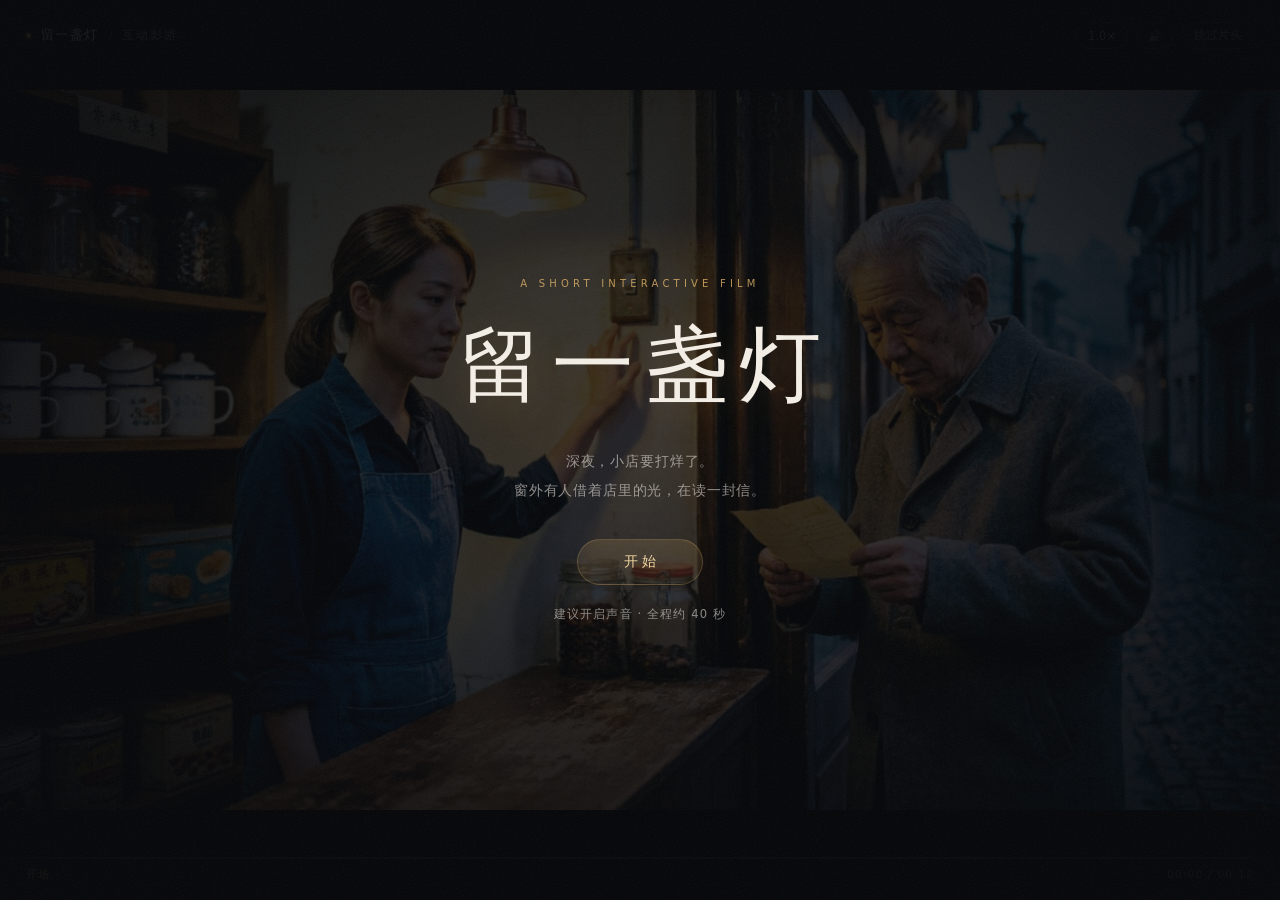
<file: index.html>
<!DOCTYPE html>
<html lang="zh-CN">
<head>
<meta charset="utf-8">
<meta name="viewport" content="width=device-width,initial-scale=1">
<title>留一盏灯 · 互动影游</title>
<link rel="stylesheet" href="style.css">
</head>
<body>
<div id="grain"></div>

<div id="stage">
  <video id="player" playsinline preload="auto" poster="assets/poster.jpg"></video>

  <!-- 顶部信息条 -->
  <header class="chrome" id="chrome">
    <div class="brand">
      <span class="dot"></span>
      <span class="name">留一盏灯</span>
      <span class="sep">/</span>
      <span class="kind">互动影游</span>
    </div>
    <div class="right">
      <button class="ghost" id="btnSpeed">1.0×</button>
      <button class="ghost" id="btnMute">🔊</button>
      <button class="ghost" id="btnSkip">跳过片头</button>
    </div>
  </header>

  <!-- 标题页 -->
  <section class="veil show" id="titleCard">
    <div class="titleInner">
      <div class="eyebrow">A SHORT INTERACTIVE FILM</div>
      <h1>留一盏灯</h1>
      <p class="log">深夜，小店要打烊了。<br>窗外有人借着店里的光，在读一封信。</p>
      <button class="cta" id="btnStart"><span>开始</span></button>
      <div class="hint">建议开启声音 · 全程约 40 秒</div>
      <div class="loading" id="loadState" hidden>正在载入影片…</div>
    </div>
  </section>

  <!-- 选择节点 -->
  <section class="veil" id="choiceCard">
    <div class="choiceInner">
      <div class="qmark">这一刻，你怎么做？</div>
      <div class="options">
        <button class="opt" data-branch="a">
          <span class="k">A</span>
          <span class="t">把灯留着</span>
          <span class="d">不作声，让光继续照着他</span>
        </button>
        <button class="opt" data-branch="b">
          <span class="k">B</span>
          <span class="t">关灯，出去看看</span>
          <span class="d">推开门，走到他身边</span>
        </button>
      </div>
      <div class="hint">点选后进入对应结局 · 随时可返回重选</div>
    </div>
  </section>

  <!-- 结局 -->
  <section class="veil" id="endCard">
    <div class="endInner">
      <div class="eyebrow" id="endTag">ENDING A</div>
      <h2 id="endTitle">灯亮了一整夜</h2>
      <p class="log" id="endLine"></p>
      <div class="endBtns">
        <button class="cta" id="btnAgain"><span>回到分岔口</span></button>
        <button class="ghost big" id="btnReplay">重看这一段</button>
      </div>
    </div>
  </section>

  <!-- 底部进度 -->
  <footer class="bar" id="bar">
    <div class="track"><i id="fill"></i></div>
    <div class="marks">
      <span id="chapter">开场</span>
      <span id="time">00:00 / 00:12</span>
    </div>
  </footer>
</div>

<script>
const V = document.getElementById('player')
const titleCard = document.getElementById('titleCard')
const choiceCard = document.getElementById('choiceCard')
const endCard = document.getElementById('endCard')
const chrome = document.getElementById('chrome')
const bar = document.getElementById('bar')
const fill = document.getElementById('fill')
const timeEl = document.getElementById('time')
const chapterEl = document.getElementById('chapter')
const btnSpeed = document.getElementById('btnSpeed')
const btnMute = document.getElementById('btnMute')
const btnSkip = document.getElementById('btnSkip')
const endTag = document.getElementById('endTag')
const endTitle = document.getElementById('endTitle')
const endLine = document.getElementById('endLine')
const loadState = document.getElementById('loadState')

const SRC = { open: 'assets/open.mp4', a: 'assets/a.mp4', b: 'assets/b.mp4' }
const LABEL = { open: '开场', a: '分支 A · 把灯留着', b: '分支 B · 关灯出去' }
const SPEEDS = [1, 1.25, 1.5, 0.75]
let speedIdx = 0
let state = 'title'          // title | open | choosing | branch | end
let current = null

// 预载分支，避免点选后等待
const preload = ['a', 'b'].map(k => {
  const v = document.createElement('video')
  v.src = SRC[k]; v.preload = 'auto'; v.muted = true
  return v
})

function fmt(s) {
  if (!isFinite(s)) return '00:00'
  const m = Math.floor(s / 60), x = Math.floor(s % 60)
  return `${String(m).padStart(2, '0')}:${String(x).padStart(2, '0')}`
}

function show(el) { el.classList.add('show') }
function hide(el) { el.classList.remove('show') }
function hideAllVeils() { [titleCard, choiceCard, endCard].forEach(hide) }

function play(key) {
  current = key
  V.src = SRC[key]
  V.playbackRate = SPEEDS[speedIdx]
  V.muted = muted
  V.play().catch(() => { V.muted = true; V.play().catch(() => {}) })
  chapterEl.textContent = LABEL[key]
  loadState.hidden = false
  state = key === 'open' ? 'open' : 'branch'
}

function toChoice() {
  if (state === 'choosing') return
  state = 'choosing'
  V.pause()
  show(choiceCard)
  chapterEl.textContent = '选择'
}

document.getElementById('btnStart').addEventListener('click', () => {
  hide(titleCard)
  play('open')
})

V.addEventListener('timeupdate', () => {
  const d = V.duration || 0
  fill.style.width = d ? `${(V.currentTime / d) * 100}%` : '0%'
  timeEl.textContent = `${fmt(V.currentTime)} / ${fmt(d)}`
  if (state === 'open' && d && V.currentTime >= d - 0.35) toChoice()
})

V.addEventListener('playing', () => { loadState.hidden = true })
V.addEventListener('waiting', () => { loadState.hidden = false })
V.addEventListener('ended', () => {
  if (state === 'open') toChoice()
  else if (state === 'branch') showEnd()
})

document.querySelectorAll('.opt').forEach(btn => {
  btn.addEventListener('click', () => {
    const br = btn.dataset.branch
    hideAllVeils()
    play(br)
  })
})

function showEnd() {
  state = 'end'
  const isA = current === 'a'
  endTag.textContent = isA ? 'ENDING A' : 'ENDING B'
  endTitle.textContent = isA ? '灯亮了一整夜' : '灯又亮了'
  endLine.innerHTML = isA
    ? '她没有关灯。<br>那盏灯留到天亮，信读完了，老人朝店里轻轻点了下头。'
    : '她关了灯，走出去。<br>后来灯又亮了——这一次，是让两个人坐着把信读完。'
  show(endCard)
  V.pause()
}

document.getElementById('btnAgain').addEventListener('click', () => {
  hideAllVeils()
  V.currentTime = 0
  toChoice()
})
document.getElementById('btnReplay').addEventListener('click', () => {
  hideAllVeils()
  play(current)
})

// 控制条
btnSpeed.addEventListener('click', () => {
  speedIdx = (speedIdx + 1) % SPEEDS.length
  V.playbackRate = SPEEDS[speedIdx]
  btnSpeed.textContent = SPEEDS[speedIdx].toFixed(2).replace(/0$/, '') + '×'
})
let muted = false
btnMute.addEventListener('click', () => {
  muted = !muted
  V.muted = muted
  btnMute.textContent = muted ? '🔇' : '🔊'
})
btnSkip.addEventListener('click', () => {
  if (state === 'title') return
  toChoice()
})

// 播放中自动隐藏控件
let idle
function bumpIdle() {
  chrome.classList.remove('hide'); bar.classList.remove('hide')
  clearTimeout(idle)
  idle = setTimeout(() => {
    if (state === 'open' || state === 'branch') {
      chrome.classList.add('hide'); bar.classList.add('hide')
    }
  }, 3200)
}
document.addEventListener('mousemove', bumpIdle)
document.addEventListener('touchstart', bumpIdle)
document.addEventListener('keydown', e => {
  if (e.code === 'Space') {
    e.preventDefault()
    if (state === 'open' || state === 'branch') {
      V.paused ? V.play() : V.pause()
    }
  }
  if (state === 'choosing' && (e.key === '1' || e.key === 'a')) document.querySelector('.opt[data-branch="a"]').click()
  if (state === 'choosing' && (e.key === '2' || e.key === 'b')) document.querySelector('.opt[data-branch="b"]').click()
  if (state === 'end' && e.key.toLowerCase() === 'r') document.getElementById('btnReplay').click()
})
bumpIdle()

</script>
</body>
</html>
</file>
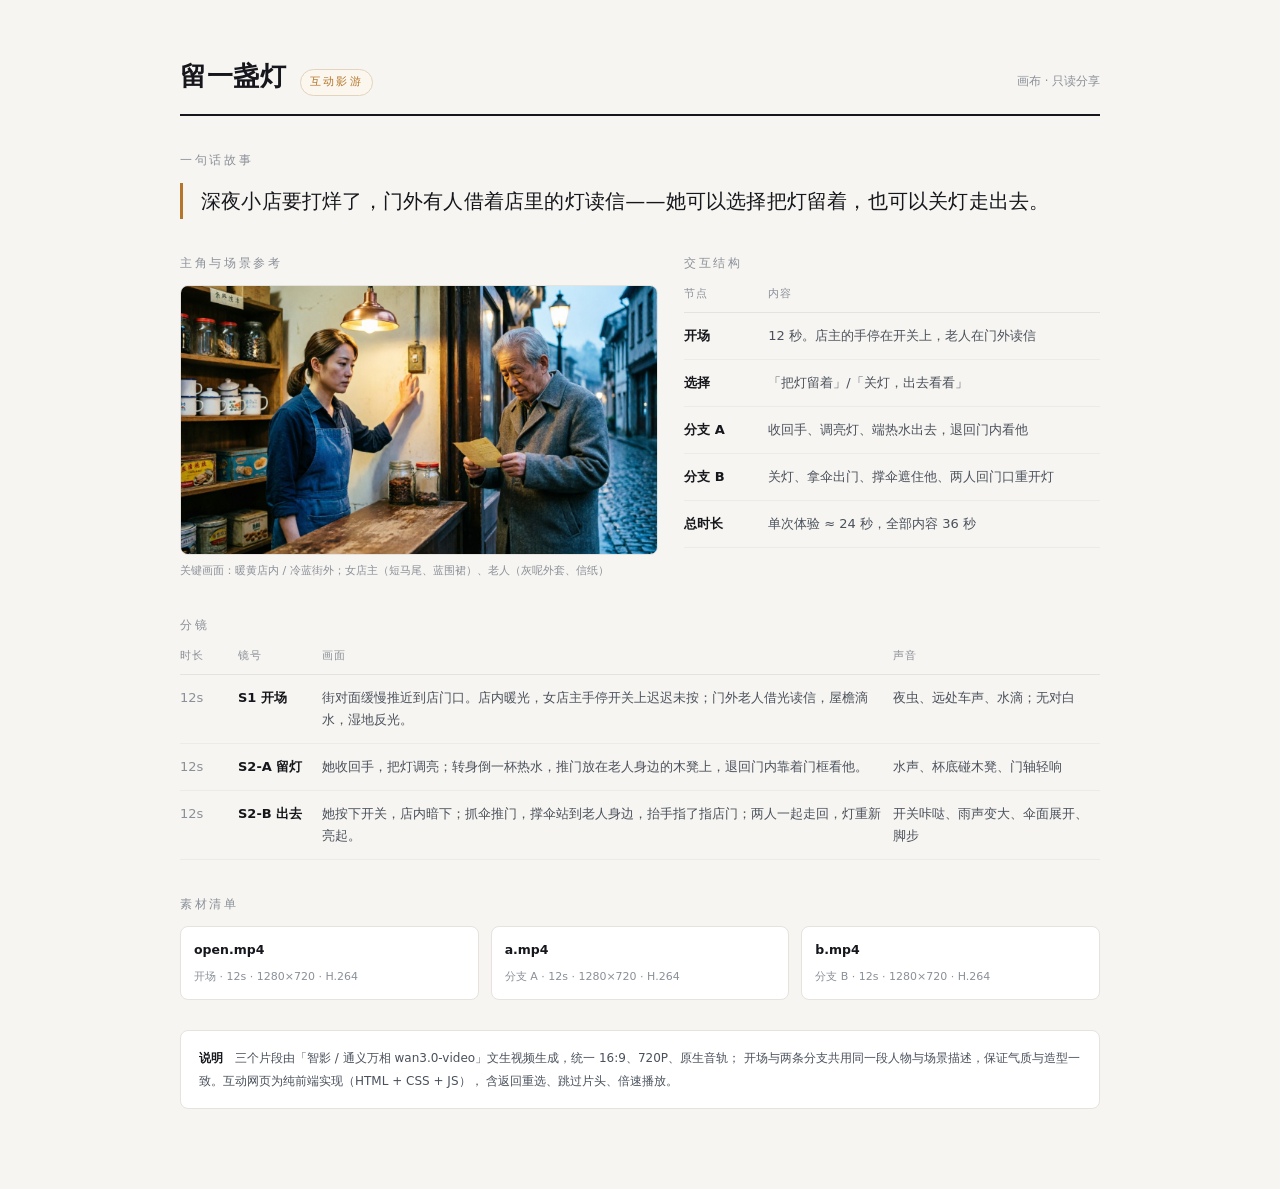
<file: canvas.html>
<!DOCTYPE html>
<html lang="zh-CN">
<head>
<meta charset="utf-8">
<meta name="viewport" content="width=device-width,initial-scale=1">
<title>画布 · 留一盏灯</title>
<style>
  :root{--ink:#15171C;--ink2:#4A515C;--ink3:#8A9099;--line:#E6E3DE;--paper:#F7F5F1;--amber:#B4762A}
  *{margin:0;padding:0;box-sizing:border-box}
  body{background:var(--paper);color:var(--ink);font-family:"PingFang SC","Hiragino Sans GB",system-ui,sans-serif;
       font-size:14px;line-height:1.7;-webkit-font-smoothing:antialiased}
  .wrap{max-width:1000px;margin:0 auto;padding:54px 40px 80px}
  .top{display:flex;align-items:baseline;gap:14px;border-bottom:2px solid var(--ink);padding-bottom:16px;margin-bottom:34px}
  .top h1{font-size:26px;font-weight:600;letter-spacing:.02em}
  .top .tag{font-size:11px;letter-spacing:.2em;color:var(--amber);border:1px solid #E2D4BE;
            background:#FBF6EE;padding:3px 9px;border-radius:20px}
  .top .meta{margin-left:auto;font-size:11.5px;color:var(--ink3)}
  h2{font-size:12px;letter-spacing:.22em;color:var(--ink3);margin:34px 0 12px;font-weight:500}
  .oneline{font-size:20px;line-height:1.8;font-weight:500;letter-spacing:.01em;
           border-left:3px solid var(--amber);padding-left:18px}
  .grid{display:grid;grid-template-columns:1.15fr 1fr;gap:26px;align-items:start}
  img{width:100%;border-radius:8px;display:block;border:1px solid var(--line)}
  .cap{font-size:11px;color:var(--ink3);margin-top:7px}
  table{width:100%;border-collapse:collapse;font-size:13px}
  th{text-align:left;font-size:11px;letter-spacing:.1em;color:var(--ink3);font-weight:500;
     padding:0 10px 8px 0;border-bottom:1px solid var(--line)}
  td{padding:12px 10px 12px 0;border-bottom:1px solid #EEEAE4;vertical-align:top;color:var(--ink2)}
  td.k{color:var(--ink);font-weight:600;width:84px}
  td.t{width:58px;font-variant-numeric:tabular-nums;color:var(--ink3)}
  .files{display:grid;grid-template-columns:repeat(3,1fr);gap:12px}
  .file{border:1px solid var(--line);border-radius:8px;padding:12px 13px;background:#fff}
  .file b{display:block;font-size:12.5px;margin-bottom:3px}
  .file span{font-size:11px;color:var(--ink3)}
  .note{margin-top:30px;padding:16px 18px;background:#fff;border:1px solid var(--line);border-radius:8px;
        font-size:12px;color:var(--ink2);line-height:1.85}
  .note b{color:var(--ink)}
  a{color:var(--amber);text-decoration:none;border-bottom:1px solid #E3D3BC}
</style>
</head>
<body>
<div class="wrap">
  <div class="top">
    <h1>留一盏灯</h1>
    <span class="tag">互动影游</span>
    <div class="meta">画布 · 只读分享</div>
  </div>

  <h2>一句话故事</h2>
  <div class="oneline">深夜小店要打烊了，门外有人借着店里的灯读信——她可以选择把灯留着，也可以关灯走出去。</div>

  <div class="grid" style="margin-top:34px">
    <div>
      <h2 style="margin-top:0">主角与场景参考</h2>
      <img src="assets/ref_key.jpg" alt="主角参考">
      <div class="cap">关键画面：暖黄店内 / 冷蓝街外；女店主（短马尾、蓝围裙）、老人（灰呢外套、信纸）</div>
    </div>
    <div>
      <h2 style="margin-top:0">交互结构</h2>
      <table>
        <tr><th>节点</th><th>内容</th></tr>
        <tr><td class="k">开场</td><td>12 秒。店主的手停在开关上，老人在门外读信</td></tr>
        <tr><td class="k">选择</td><td>「把灯留着」/「关灯，出去看看」</td></tr>
        <tr><td class="k">分支 A</td><td>收回手、调亮灯、端热水出去，退回门内看他</td></tr>
        <tr><td class="k">分支 B</td><td>关灯、拿伞出门、撑伞遮住他、两人回门口重开灯</td></tr>
        <tr><td class="k">总时长</td><td>单次体验 ≈ 24 秒，全部内容 36 秒</td></tr>
      </table>
    </div>
  </div>

  <h2>分镜</h2>
  <table>
    <tr><th class="t">时长</th><th class="k">镜号</th><th>画面</th><th>声音</th></tr>
    <tr><td class="t">12s</td><td class="k">S1 开场</td>
        <td>街对面缓慢推近到店门口。店内暖光，女店主手停开关上迟迟未按；门外老人借光读信，屋檐滴水，湿地反光。</td>
        <td>夜虫、远处车声、水滴；无对白</td></tr>
    <tr><td class="t">12s</td><td class="k">S2-A 留灯</td>
        <td>她收回手，把灯调亮；转身倒一杯热水，推门放在老人身边的木凳上，退回门内靠着门框看他。</td>
        <td>水声、杯底碰木凳、门轴轻响</td></tr>
    <tr><td class="t">12s</td><td class="k">S2-B 出去</td>
        <td>她按下开关，店内暗下；抓伞推门，撑伞站到老人身边，抬手指了指店门；两人一起走回，灯重新亮起。</td>
        <td>开关咔哒、雨声变大、伞面展开、脚步</td></tr>
  </table>

  <h2>素材清单</h2>
  <div class="files">
    <div class="file"><b>open.mp4</b><span>开场 · 12s · 1280×720 · H.264</span></div>
    <div class="file"><b>a.mp4</b><span>分支 A · 12s · 1280×720 · H.264</span></div>
    <div class="file"><b>b.mp4</b><span>分支 B · 12s · 1280×720 · H.264</span></div>
  </div>

  <div class="note">
    <b>说明</b>　三个片段由「智影 / 通义万相 wan3.0-video」文生视频生成，统一 16:9、720P、原生音轨；
    开场与两条分支共用同一段人物与场景描述，保证气质与造型一致。互动网页为纯前端实现（HTML + CSS + JS），
    含返回重选、跳过片头、倍速播放。
  </div>
</div>
</body>
</html>
</file>
<file: style.css>
:root{
  --bg:#06070A; --amber:#E7B76A; --amber-2:#F3D6A0; --paper:#F4EFE7;
  --line:rgba(231,183,106,.24); --dim:rgba(244,239,231,.56);
}
*{margin:0;padding:0;box-sizing:border-box}
html,body{height:100%}
body{
  background:var(--bg); color:var(--paper); overflow:hidden;
  font-family:"PingFang SC","Hiragino Sans GB",system-ui,sans-serif;
  -webkit-font-smoothing:antialiased;
}
button{font-family:inherit;cursor:pointer;background:none;border:none;color:inherit}

/* 胶片颗粒 + 暗角 */
#grain{
  position:fixed;inset:0;pointer-events:none;z-index:60;opacity:.055;
  background-image:url("data:image/svg+xml;utf8,<svg xmlns='http://www.w3.org/2000/svg' width='140' height='140'><filter id='n'><feTurbulence type='fractalNoise' baseFrequency='.85' numOctaves='3'/></filter><rect width='140' height='140' filter='url(%23n)'/></svg>");
  animation:grain 1.2s steps(3) infinite;
}
@keyframes grain{0%{transform:translate(0,0)}33%{transform:translate(-3%,2%)}66%{transform:translate(2%,-3%)}100%{transform:translate(0,0)}}

#stage{position:relative;height:100vh;display:grid;place-items:center;background:#000}
#stage::after{
  content:"";position:absolute;inset:0;pointer-events:none;z-index:5;
  background:radial-gradient(ellipse at 50% 45%,transparent 42%,rgba(0,0,0,.62) 100%);
}
video#player{
  width:100%;height:100%;object-fit:contain;display:block;background:#000;
}
video#player.blur{filter:blur(18px) brightness(.42);transform:scale(1.04)}

/* 顶部 */
.chrome{
  position:absolute;top:0;left:0;right:0;z-index:20;
  display:flex;align-items:center;padding:22px 26px 42px;
  background:linear-gradient(180deg,rgba(0,0,0,.62),transparent);
  opacity:.92;transition:opacity .4s;
}
.chrome.hide{opacity:0;pointer-events:none}
.brand{display:flex;align-items:center;gap:10px;font-size:12.5px;letter-spacing:.02em}
.brand .dot{width:5px;height:5px;border-radius:50%;background:var(--amber);box-shadow:0 0 10px var(--amber)}
.brand .name{font-weight:500;letter-spacing:.1em}
.brand .sep{color:rgba(244,239,231,.28)}
.brand .kind{color:var(--dim);font-size:11.5px;letter-spacing:.16em}
.chrome .right{margin-left:auto;display:flex;gap:8px}
.ghost{
  font-size:11.5px;color:var(--dim);border:1px solid rgba(244,239,231,.14);
  border-radius:20px;padding:5px 11px;transition:.18s;backdrop-filter:blur(6px);
}
.ghost:hover{color:var(--paper);border-color:var(--line)}
.ghost.big{padding:10px 18px;font-size:12.5px;border-radius:24px}

/* 遮罩层 */
.veil{
  position:absolute;inset:0;z-index:30;display:grid;place-items:center;
  background:radial-gradient(ellipse at center,rgba(6,7,10,.72),rgba(6,7,10,.94));
  opacity:0;pointer-events:none;transition:opacity .55s ease;
}
.veil.show{opacity:1;pointer-events:auto}
.veil.show > *{animation:rise .7s cubic-bezier(.2,.8,.2,1) both}
@keyframes rise{from{opacity:0;transform:translateY(14px)}to{opacity:1;transform:none}}

.titleInner,.choiceInner,.endInner{text-align:center;max-width:760px;padding:0 28px}
.eyebrow{
  font-size:10px;letter-spacing:.42em;color:var(--amber);opacity:.78;margin-bottom:22px;
}
h1{
  font-family:"Songti SC","Noto Serif SC",serif;
  font-size:clamp(44px,7vw,82px);font-weight:500;letter-spacing:.14em;
  text-indent:.14em;color:var(--paper);margin-bottom:26px;
  text-shadow:0 6px 40px rgba(231,183,106,.18);
}
.log{font-size:14px;line-height:2.1;color:var(--dim);letter-spacing:.06em}
.cta{
  margin-top:34px;position:relative;display:inline-flex;align-items:center;justify-content:center;
  padding:13px 42px;border-radius:30px;border:1px solid var(--line);
  background:linear-gradient(180deg,rgba(231,183,106,.16),rgba(231,183,106,.06));
  color:var(--amber-2);font-size:13.5px;letter-spacing:.28em;text-indent:.28em;
  transition:.25s;box-shadow:0 0 0 rgba(231,183,106,0);
}
.cta:hover{
  border-color:rgba(231,183,106,.6);box-shadow:0 0 34px rgba(231,183,106,.22);
  background:linear-gradient(180deg,rgba(231,183,106,.24),rgba(231,183,106,.1));
}
.loading{margin-top:10px;font-size:11px;color:var(--amber);letter-spacing:.12em;opacity:.85}
.hint{margin-top:22px;font-size:11.5px;color:rgba(244,239,231,.55);letter-spacing:.1em}

/* 选择 */
.qmark{font-size:13px;letter-spacing:.3em;color:var(--amber);margin-bottom:34px}
.options{display:flex;gap:18px;justify-content:center;flex-wrap:wrap}
.opt{
  width:286px;text-align:left;padding:24px 24px 22px;border-radius:16px;
  border:1px solid rgba(244,239,231,.22);background:rgba(244,239,231,.05);
  transition:.28s cubic-bezier(.2,.8,.2,1);position:relative;overflow:hidden;
}
.opt::after{content:"";position:absolute;inset:0;opacity:0;transition:.3s;
  background:radial-gradient(120% 90% at 50% 0%,rgba(231,183,106,.16),transparent 60%)}
.opt:hover{transform:translateY(-4px);border-color:rgba(231,183,106,.55);background:rgba(244,239,231,.06)}
.opt:hover::after{opacity:1}
.opt .k{display:block;font-size:10px;letter-spacing:.3em;color:var(--amber);margin-bottom:14px}
.opt .t{display:block;font-size:19px;letter-spacing:.06em;margin-bottom:9px;
  font-family:"Songti SC","Noto Serif SC",serif}
.opt .d{display:block;font-size:12px;color:rgba(244,239,231,.72);line-height:1.7;letter-spacing:.03em}

/* 结局 */
h2{font-family:"Songti SC","Noto Serif SC",serif;font-size:clamp(26px,3.6vw,38px);
  font-weight:500;letter-spacing:.12em;margin-bottom:22px}
.endBtns{display:flex;gap:12px;justify-content:center;align-items:center;margin-top:34px;flex-wrap:wrap}

/* 底部进度 */
.bar{
  position:absolute;left:0;right:0;bottom:0;z-index:20;padding:28px 26px 18px;
  background:linear-gradient(0deg,rgba(0,0,0,.66),transparent);
  transition:opacity .4s;
}
.bar.hide{opacity:0}
.track{height:2px;background:rgba(244,239,231,.14);border-radius:2px;overflow:hidden}
.track i{display:block;height:100%;width:0;background:var(--amber);border-radius:2px;
  box-shadow:0 0 12px rgba(231,183,106,.55);transition:width .2s linear}
.marks{display:flex;justify-content:space-between;margin-top:9px;
  font-size:10.5px;color:rgba(244,239,231,.42);letter-spacing:.12em;font-variant-numeric:tabular-nums}
#chapter{color:var(--amber);opacity:.8}

@media (max-width:720px){
  .chrome{padding:16px 16px 30px}
  .brand .kind{display:none}
  .opt{width:100%;max-width:320px}
  .options{gap:16px}
  .hint{font-size:10px}
}
</file>
